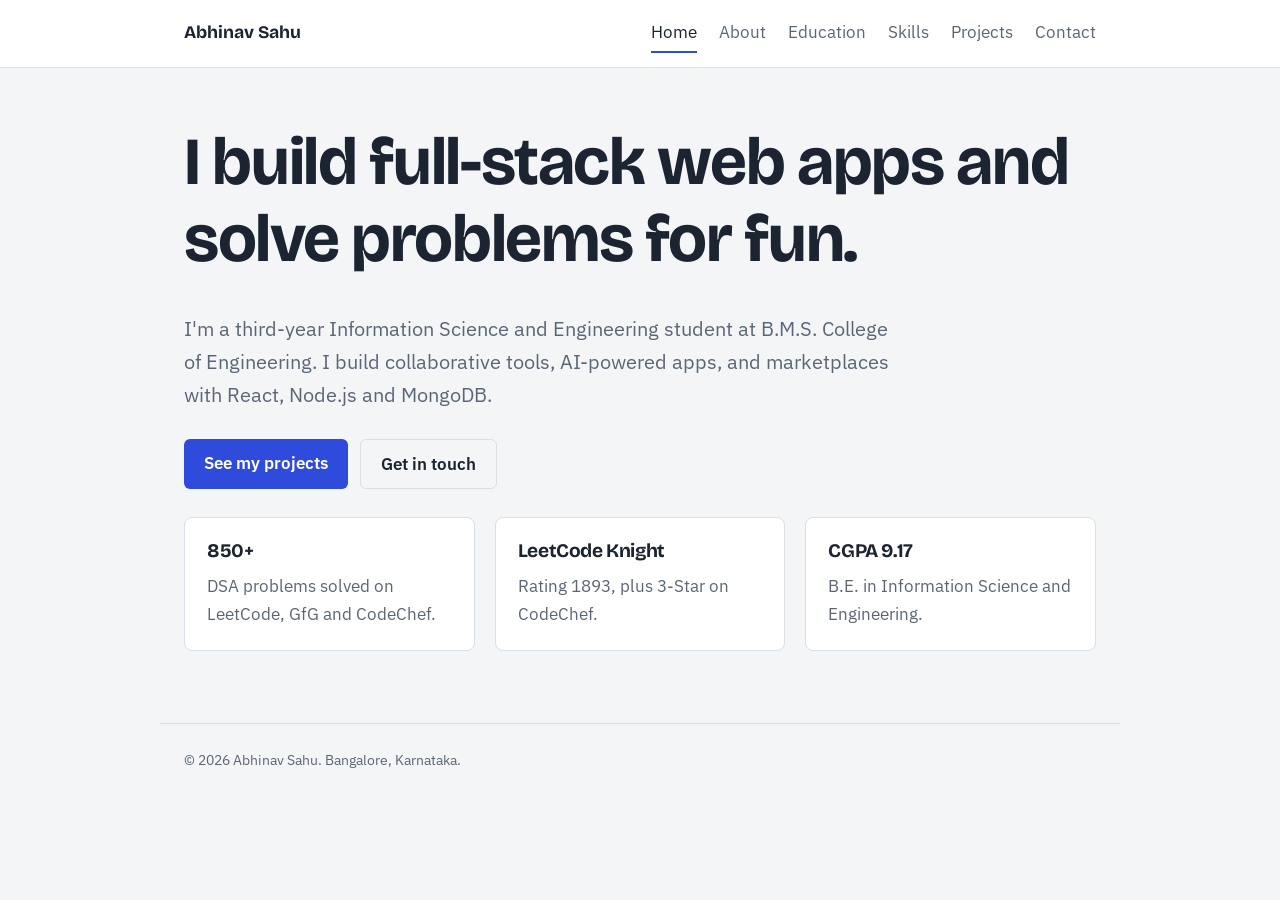
<file: Exercise-0-Personal-Portfolio/index.html>
<!DOCTYPE html>
<html lang="en">
<head>
<meta charset="UTF-8">
<meta name="viewport" content="width=device-width, initial-scale=1">
<title>Home | Abhinav Sahu</title>
<link rel="preconnect" href="https://fonts.googleapis.com">
<link rel="preconnect" href="https://fonts.gstatic.com" crossorigin>
<link href="https://fonts.googleapis.com/css2?family=Bricolage+Grotesque:wght@600;700&family=IBM+Plex+Sans:wght@400;600&display=swap" rel="stylesheet">
<link rel="stylesheet" href="style.css">
</head>
<body>
<header><nav aria-label="Main">
<a class="brand" href="index.html">Abhinav Sahu</a>
<a href="index.html" aria-current="page">Home</a>
<a href="about.html">About</a>
<a href="education.html">Education</a>
<a href="skills.html">Skills</a>
<a href="projects.html">Projects</a>
<a href="contact.html">Contact</a>
</nav></header>
<main>
<h1>I build full-stack web apps and solve problems for fun.</h1>
<p class="lead">I'm a third-year Information Science and Engineering student at B.M.S. College of Engineering. I build collaborative tools, AI-powered apps, and marketplaces with React, Node.js and MongoDB.</p>
<div class="actions">
<a class="btn" href="projects.html">See my projects</a>
<a class="btn alt" href="contact.html">Get in touch</a>
</div>
<div class="grid">
<div class="card"><h3>850+</h3><p>DSA problems solved on LeetCode, GfG and CodeChef.</p></div>
<div class="card"><h3>LeetCode Knight</h3><p>Rating 1893, plus 3-Star on CodeChef.</p></div>
<div class="card"><h3>CGPA 9.17</h3><p>B.E. in Information Science and Engineering.</p></div>
</div>
</main>
<footer>&copy; 2026 Abhinav Sahu. Bangalore, Karnataka.</footer>
</body>
</html>
</file>
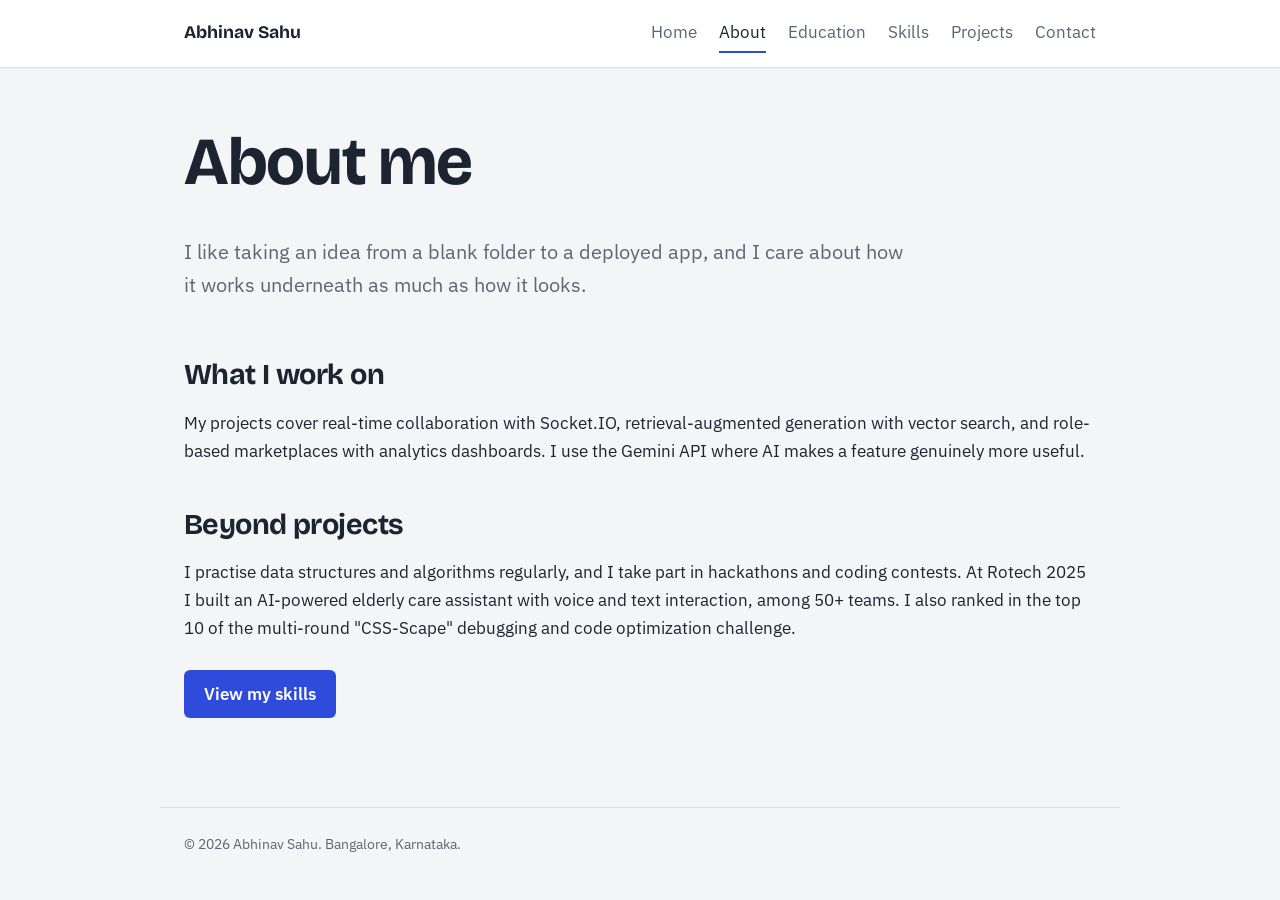
<file: Exercise-0-Personal-Portfolio/about.html>
<!DOCTYPE html>
<html lang="en">
<head>
<meta charset="UTF-8">
<meta name="viewport" content="width=device-width, initial-scale=1">
<title>About | Abhinav Sahu</title>
<link rel="preconnect" href="https://fonts.googleapis.com">
<link rel="preconnect" href="https://fonts.gstatic.com" crossorigin>
<link href="https://fonts.googleapis.com/css2?family=Bricolage+Grotesque:wght@600;700&family=IBM+Plex+Sans:wght@400;600&display=swap" rel="stylesheet">
<link rel="stylesheet" href="style.css">
</head>
<body>
<header><nav aria-label="Main">
<a class="brand" href="index.html">Abhinav Sahu</a>
<a href="index.html">Home</a>
<a href="about.html" aria-current="page">About</a>
<a href="education.html">Education</a>
<a href="skills.html">Skills</a>
<a href="projects.html">Projects</a>
<a href="contact.html">Contact</a>
</nav></header>
<main>
<h1>About me</h1>
<p class="lead">I like taking an idea from a blank folder to a deployed app, and I care about how it works underneath as much as how it looks.</p>
<h2 style="margin-top:2em">What I work on</h2>
<p>My projects cover real-time collaboration with Socket.IO, retrieval-augmented generation with vector search, and role-based marketplaces with analytics dashboards. I use the Gemini API where AI makes a feature genuinely more useful.</p>
<h2 style="margin-top:1.5em">Beyond projects</h2>
<p>I practise data structures and algorithms regularly, and I take part in hackathons and coding contests. At Rotech 2025 I built an AI-powered elderly care assistant with voice and text interaction, among 50+ teams. I also ranked in the top 10 of the multi-round "CSS-Scape" debugging and code optimization challenge.</p>
<p class="actions"><a class="btn" href="skills.html">View my skills</a></p>
</main>
<footer>&copy; 2026 Abhinav Sahu. Bangalore, Karnataka.</footer>
</body>
</html>
</file>
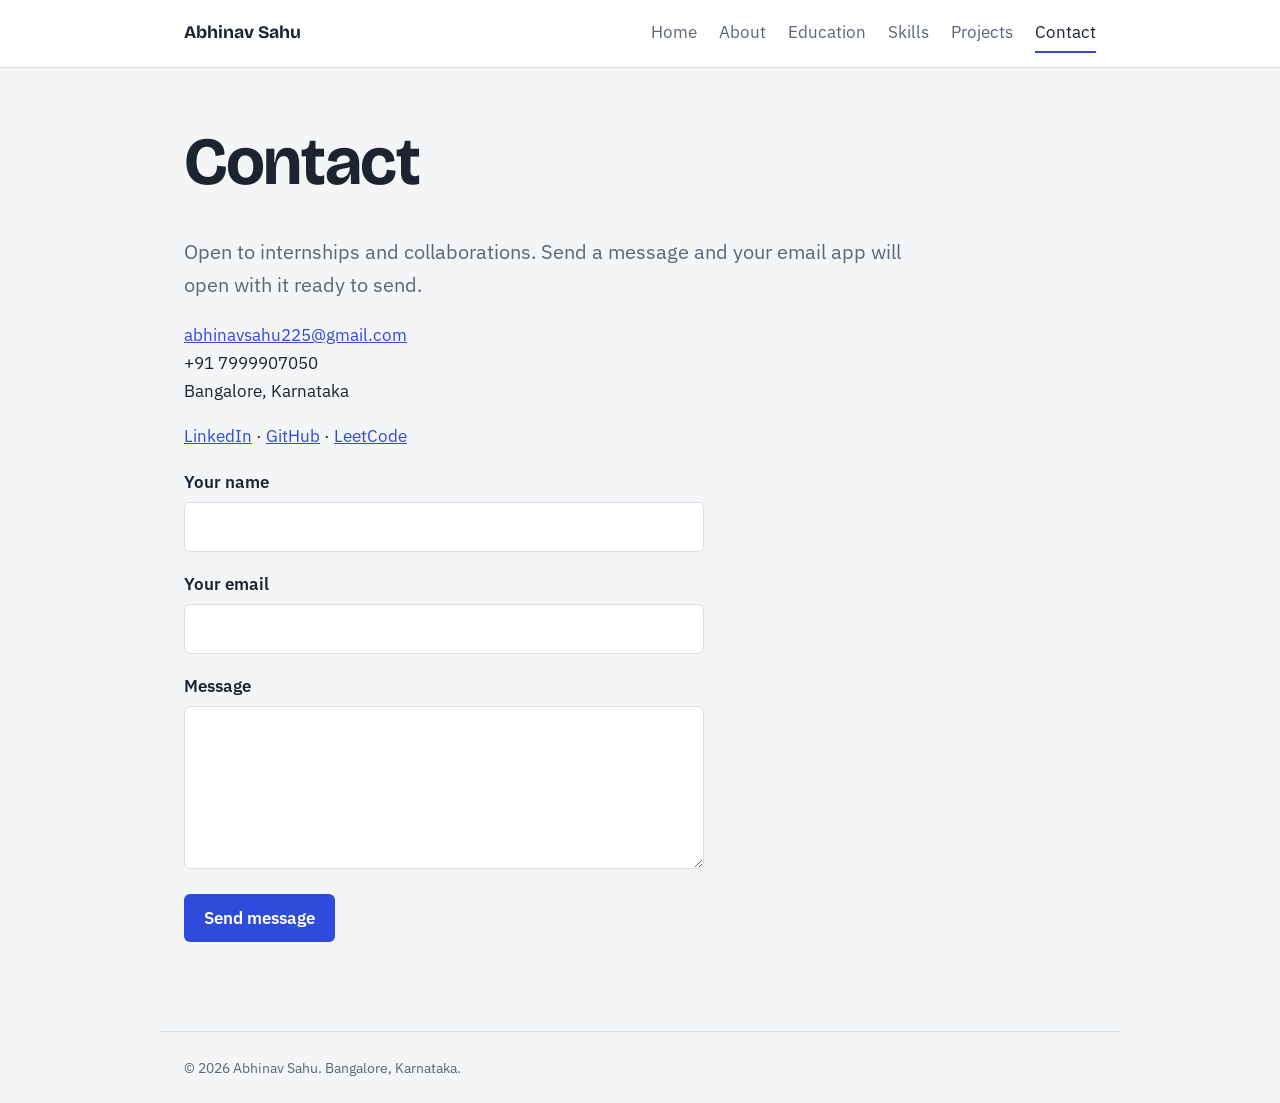
<file: Exercise-0-Personal-Portfolio/contact.html>
<!DOCTYPE html>
<html lang="en">
<head>
<meta charset="UTF-8">
<meta name="viewport" content="width=device-width, initial-scale=1">
<title>Contact | Abhinav Sahu</title>
<link rel="preconnect" href="https://fonts.googleapis.com">
<link rel="preconnect" href="https://fonts.gstatic.com" crossorigin>
<link href="https://fonts.googleapis.com/css2?family=Bricolage+Grotesque:wght@600;700&family=IBM+Plex+Sans:wght@400;600&display=swap" rel="stylesheet">
<link rel="stylesheet" href="style.css">
</head>
<body>
<header><nav aria-label="Main">
<a class="brand" href="index.html">Abhinav Sahu</a>
<a href="index.html">Home</a>
<a href="about.html">About</a>
<a href="education.html">Education</a>
<a href="skills.html">Skills</a>
<a href="projects.html">Projects</a>
<a href="contact.html" aria-current="page">Contact</a>
</nav></header>
<main>
<h1>Contact</h1>
<p class="lead">Open to internships and collaborations. Send a message and your email app will open with it ready to send.</p>
<p><a href="mailto:abhinavsahu225@gmail.com">abhinavsahu225@gmail.com</a><br>+91 7999907050<br>Bangalore, Karnataka</p>
<p><a href="#">LinkedIn</a> &middot; <a href="#">GitHub</a> &middot; <a href="#">LeetCode</a></p>
<form action="mailto:abhinavsahu225@gmail.com" method="post" enctype="text/plain" style="max-width:520px">
<label for="name">Your name</label><input id="name" name="name" required>
<label for="email">Your email</label><input id="email" name="email" type="email" required>
<label for="msg">Message</label><textarea id="msg" name="message" rows="5" required></textarea>
<p><button class="btn" type="submit">Send message</button></p>
</form>
</main>
<footer>&copy; 2026 Abhinav Sahu. Bangalore, Karnataka.</footer>
</body>
</html>
</file>
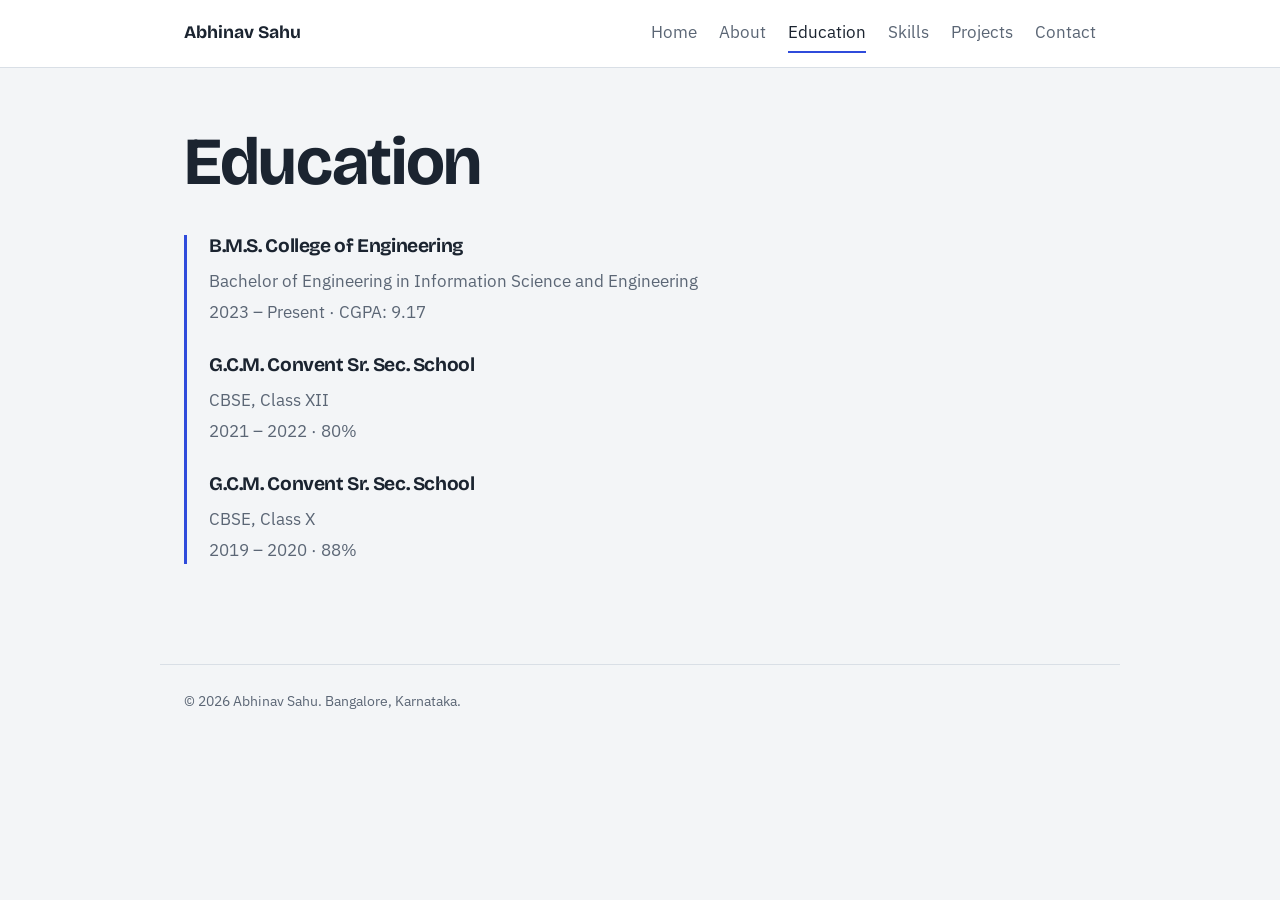
<file: Exercise-0-Personal-Portfolio/education.html>
<!DOCTYPE html>
<html lang="en">
<head>
<meta charset="UTF-8">
<meta name="viewport" content="width=device-width, initial-scale=1">
<title>Education | Abhinav Sahu</title>
<link rel="preconnect" href="https://fonts.googleapis.com">
<link rel="preconnect" href="https://fonts.gstatic.com" crossorigin>
<link href="https://fonts.googleapis.com/css2?family=Bricolage+Grotesque:wght@600;700&family=IBM+Plex+Sans:wght@400;600&display=swap" rel="stylesheet">
<link rel="stylesheet" href="style.css">
</head>
<body>
<header><nav aria-label="Main">
<a class="brand" href="index.html">Abhinav Sahu</a>
<a href="index.html">Home</a>
<a href="about.html">About</a>
<a href="education.html" aria-current="page">Education</a>
<a href="skills.html">Skills</a>
<a href="projects.html">Projects</a>
<a href="contact.html">Contact</a>
</nav></header>
<main>
<h1>Education</h1>
<div class="timeline">
<article><h3>B.M.S. College of Engineering</h3><p>Bachelor of Engineering in Information Science and Engineering</p><p>2023 – Present &middot; CGPA: 9.17</p></article>
<article><h3>G.C.M. Convent Sr. Sec. School</h3><p>CBSE, Class XII</p><p>2021 – 2022 &middot; 80%</p></article>
<article><h3>G.C.M. Convent Sr. Sec. School</h3><p>CBSE, Class X</p><p>2019 – 2020 &middot; 88%</p></article>
</div>
</main>
<footer>&copy; 2026 Abhinav Sahu. Bangalore, Karnataka.</footer>
</body>
</html>
</file>
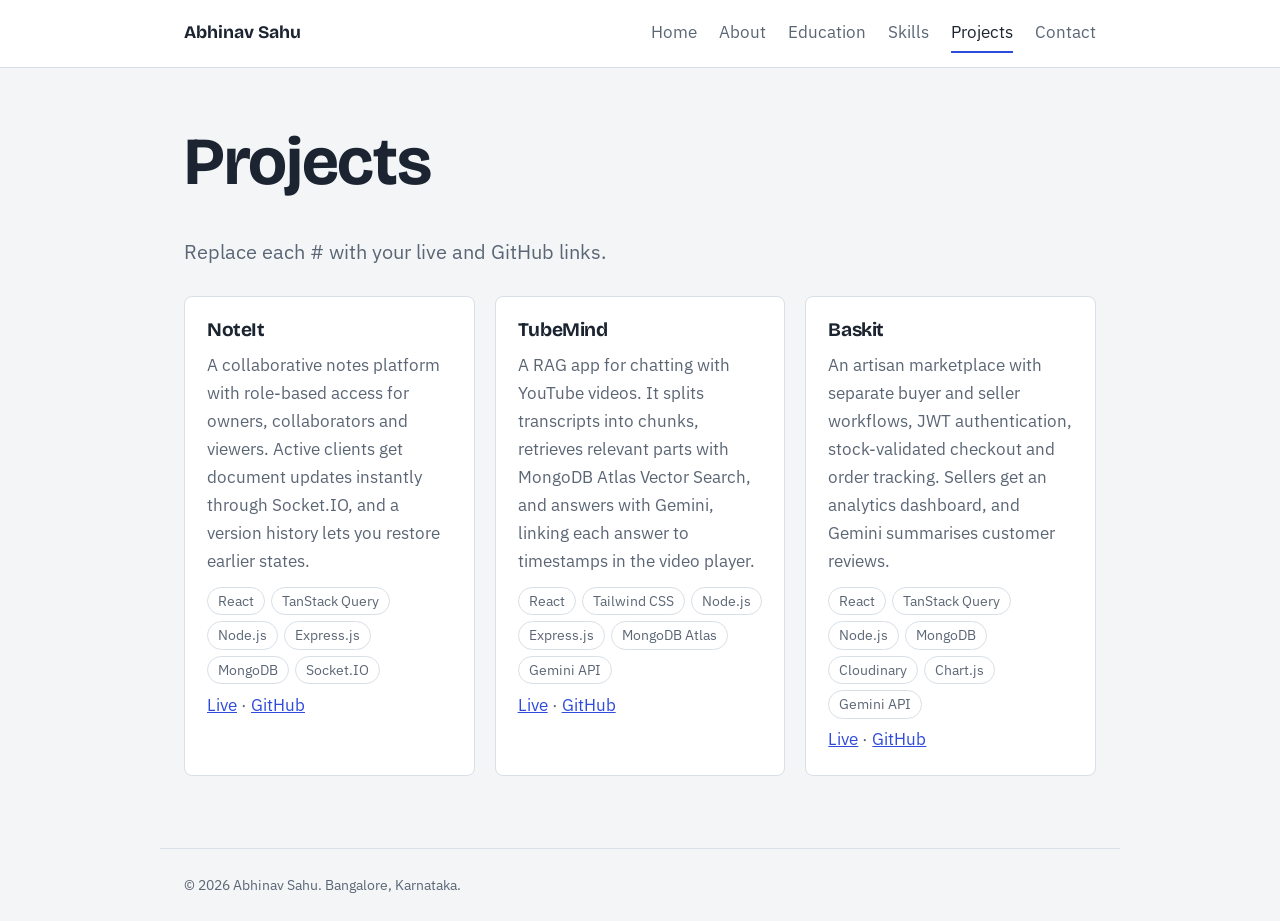
<file: Exercise-0-Personal-Portfolio/projects.html>
<!DOCTYPE html>
<html lang="en">
<head>
<meta charset="UTF-8">
<meta name="viewport" content="width=device-width, initial-scale=1">
<title>Projects | Abhinav Sahu</title>
<link rel="preconnect" href="https://fonts.googleapis.com">
<link rel="preconnect" href="https://fonts.gstatic.com" crossorigin>
<link href="https://fonts.googleapis.com/css2?family=Bricolage+Grotesque:wght@600;700&family=IBM+Plex+Sans:wght@400;600&display=swap" rel="stylesheet">
<link rel="stylesheet" href="style.css">
</head>
<body>
<header><nav aria-label="Main">
<a class="brand" href="index.html">Abhinav Sahu</a>
<a href="index.html">Home</a>
<a href="about.html">About</a>
<a href="education.html">Education</a>
<a href="skills.html">Skills</a>
<a href="projects.html" aria-current="page">Projects</a>
<a href="contact.html">Contact</a>
</nav></header>
<main>
<h1>Projects</h1>
<p class="lead">Replace each # with your live and GitHub links.</p>
<div class="grid">
<article class="card"><h3>NoteIt</h3>
<p>A collaborative notes platform with role-based access for owners, collaborators and viewers. Active clients get document updates instantly through Socket.IO, and a version history lets you restore earlier states.</p>
<ul class="tags"><li>React</li><li>TanStack Query</li><li>Node.js</li><li>Express.js</li><li>MongoDB</li><li>Socket.IO</li></ul>
<p><a href="#">Live</a> &middot; <a href="#">GitHub</a></p></article>
<article class="card"><h3>TubeMind</h3>
<p>A RAG app for chatting with YouTube videos. It splits transcripts into chunks, retrieves relevant parts with MongoDB Atlas Vector Search, and answers with Gemini, linking each answer to timestamps in the video player.</p>
<ul class="tags"><li>React</li><li>Tailwind CSS</li><li>Node.js</li><li>Express.js</li><li>MongoDB Atlas</li><li>Gemini API</li></ul>
<p><a href="#">Live</a> &middot; <a href="#">GitHub</a></p></article>
<article class="card"><h3>Baskit</h3>
<p>An artisan marketplace with separate buyer and seller workflows, JWT authentication, stock-validated checkout and order tracking. Sellers get an analytics dashboard, and Gemini summarises customer reviews.</p>
<ul class="tags"><li>React</li><li>TanStack Query</li><li>Node.js</li><li>MongoDB</li><li>Cloudinary</li><li>Chart.js</li><li>Gemini API</li></ul>
<p><a href="#">Live</a> &middot; <a href="#">GitHub</a></p></article>
</div>
</main>
<footer>&copy; 2026 Abhinav Sahu. Bangalore, Karnataka.</footer>
</body>
</html>
</file>
<file: Exercise-0-Personal-Portfolio/style.css>
:root{--bg:#f3f5f7;--surface:#fff;--ink:#1b2430;--muted:#5b6675;--line:#d9dfe6;--accent:#2f4bdb;--accent-ink:#fff}
@media (prefers-color-scheme:dark){:root{--bg:#10151c;--surface:#171e27;--ink:#e8edf3;--muted:#9aa6b5;--line:#2a3441;--accent:#7f95ff;--accent-ink:#10151c}}
*{box-sizing:border-box}
body{margin:0;background:var(--bg);color:var(--ink);font:17px/1.65 "IBM Plex Sans",system-ui,sans-serif}
h1,h2,h3{font-family:"Bricolage Grotesque","IBM Plex Sans",sans-serif;line-height:1.15;margin:0 0 .5em;letter-spacing:-.02em}
h1{font-size:clamp(2.4rem,7vw,4.2rem)}h2{font-size:1.8rem}h3{font-size:1.2rem}
a{color:var(--accent)}a:focus-visible,button:focus-visible,input:focus-visible,textarea:focus-visible{outline:3px solid var(--accent);outline-offset:2px}
header{border-bottom:1px solid var(--line);background:var(--surface)}
nav{max-width:960px;margin:auto;padding:14px 24px;display:flex;flex-wrap:wrap;gap:6px 22px;align-items:center}
nav .brand{font-family:"Bricolage Grotesque",sans-serif;font-weight:700;font-size:1.1rem;margin-right:auto;color:var(--ink);text-decoration:none}
nav a{text-decoration:none;color:var(--muted);padding:4px 0;border-bottom:2px solid transparent}
nav a:hover,nav a[aria-current="page"]{color:var(--ink);border-bottom-color:var(--accent)}
main{max-width:960px;margin:auto;padding:56px 24px 72px}
.lead{font-size:1.25rem;color:var(--muted);max-width:60ch}
.btn{display:inline-block;background:var(--accent);color:var(--accent-ink);padding:10px 20px;border-radius:6px;text-decoration:none;font-weight:600;border:0;font:inherit;font-weight:600;cursor:pointer}
.btn.alt{background:transparent;color:var(--ink);border:1px solid var(--line)}
.actions{display:flex;gap:12px;flex-wrap:wrap;margin-top:28px}
.grid{display:grid;gap:20px;grid-template-columns:repeat(auto-fit,minmax(260px,1fr));margin-top:28px}
.card{background:var(--surface);border:1px solid var(--line);border-radius:8px;padding:22px}
.card p{margin:.4em 0 0;color:var(--muted)}
.tags{display:flex;flex-wrap:wrap;gap:6px;margin:12px 0 0;padding:0;list-style:none}
.tags li{font-size:.85rem;padding:2px 10px;border:1px solid var(--line);border-radius:99px;color:var(--muted)}
.timeline{border-left:3px solid var(--accent);padding-left:22px;margin-top:28px}
.timeline article{margin-bottom:28px}.timeline p{margin:.2em 0;color:var(--muted)}
.skills dt{font-weight:600;margin-top:18px}.skills dd{margin:4px 0 0;color:var(--muted)}
label{display:block;font-weight:600;margin-top:18px}
input,textarea{width:100%;padding:10px 12px;margin-top:6px;border:1px solid var(--line);border-radius:6px;background:var(--surface);color:var(--ink);font:inherit}
footer{max-width:960px;margin:auto;padding:24px;border-top:1px solid var(--line);color:var(--muted);font-size:.9rem}
@media (prefers-reduced-motion:no-preference){.btn{transition:transform .15s}.btn:hover{transform:translateY(-2px)}}
</file>
